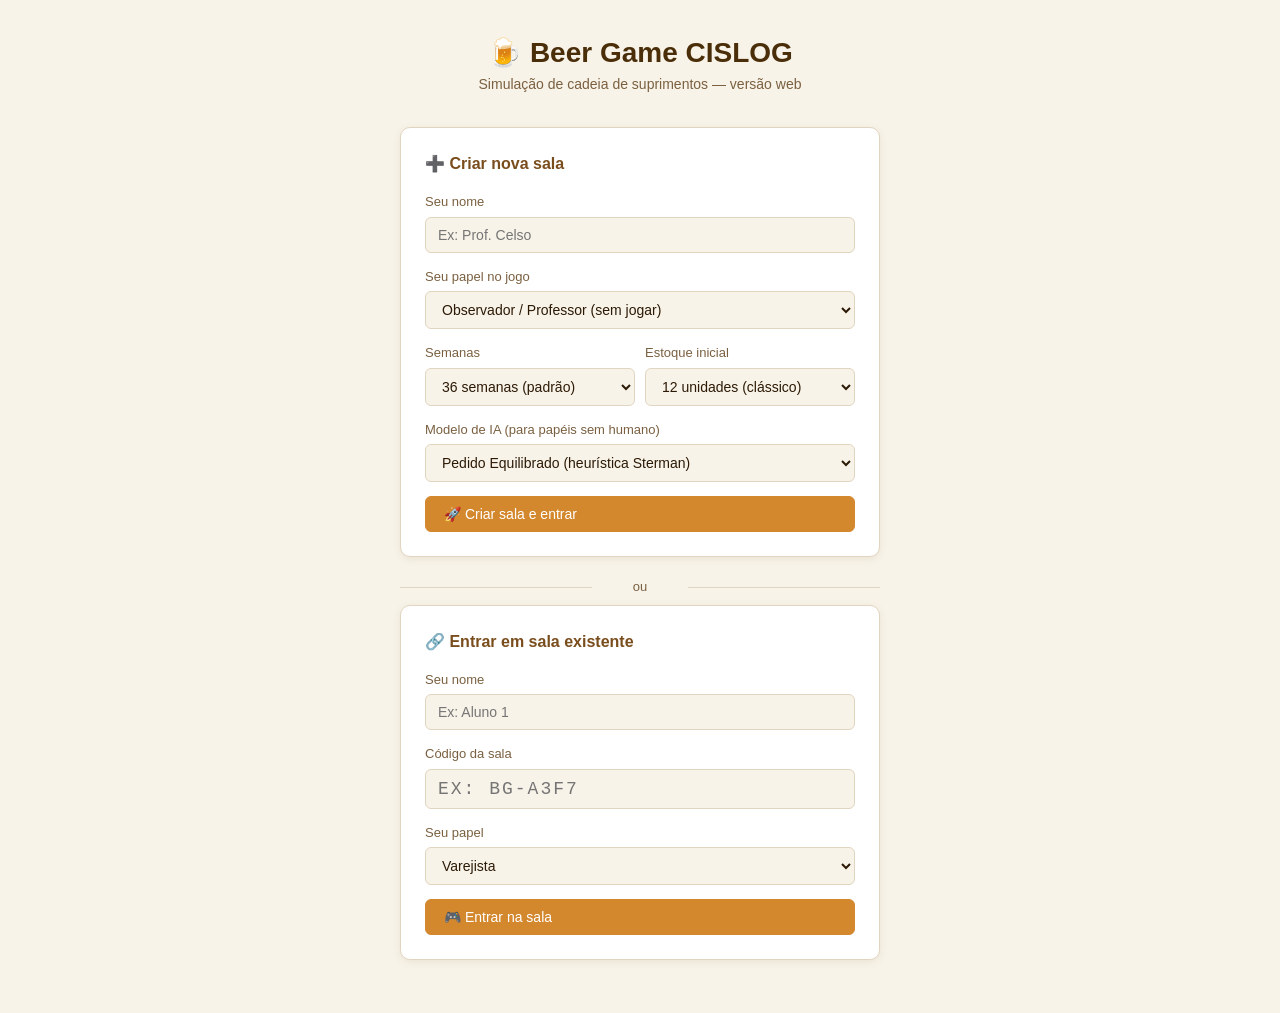
<file: static/index.html>
<!DOCTYPE html>
<html lang="pt-BR">
<head>
  <meta charset="UTF-8">
  <meta name="viewport" content="width=device-width, initial-scale=1.0">
  <title>Beer Game CISLOG</title>
  <link rel="stylesheet" href="/static/style.css">
</head>
<body>
<div id="screen-index">
  <div class="brand">
    <h1>🍺 Beer Game CISLOG</h1>
    <p class="subtitle">Simulação de cadeia de suprimentos — versão web</p>
  </div>

  <!-- ── CRIAR SALA ── -->
  <div class="card">
    <h2>➕ Criar nova sala</h2>

    <div class="form-group">
      <label>Seu nome</label>
      <input type="text" id="c-nome" placeholder="Ex: Prof. Celso" maxlength="30" autocomplete="off">
    </div>

    <div class="form-group">
      <label>Seu papel no jogo</label>
      <select id="c-papel">
        <option value="observador">Observador / Professor (sem jogar)</option>
        <option value="varejista">Varejista</option>
        <option value="atacadista">Atacadista</option>
        <option value="distribuidor">Distribuidor</option>
        <option value="fabrica">Fábrica</option>
      </select>
    </div>

    <div class="form-row">
      <div class="form-group">
        <label>Semanas</label>
        <select id="c-semanas">
          <option value="26">26 semanas</option>
          <option value="36" selected>36 semanas (padrão)</option>
          <option value="50">50 semanas</option>
        </select>
      </div>
      <div class="form-group">
        <label>Estoque inicial</label>
        <select id="c-estoque">
          <option value="12" selected>12 unidades (clássico)</option>
          <option value="16">16 unidades</option>
        </select>
      </div>
    </div>

    <div class="form-group">
      <label>Modelo de IA (para papéis sem humano)</label>
      <select id="c-ai">
        <option value="equilibrado">Pedido Equilibrado (heurística Sterman)</option>
        <option value="enxuto">Reposição Enxuta (APIOBPCS)</option>
        <option value="cauteloso">Cauteloso (anti-bullwhip)</option>
      </select>
    </div>

    <button class="btn btn-primary" style="width:100%" onclick="criarSala()">
      🚀 Criar sala e entrar
    </button>
    <div id="c-erro" class="error-msg hidden"></div>
  </div>

  <div class="divider">ou</div>

  <!-- ── ENTRAR EM SALA ── -->
  <div class="card">
    <h2>🔗 Entrar em sala existente</h2>

    <div class="form-group">
      <label>Seu nome</label>
      <input type="text" id="e-nome" placeholder="Ex: Aluno 1" maxlength="30" autocomplete="off">
    </div>

    <div class="form-group">
      <label>Código da sala</label>
      <input type="text" id="e-codigo" placeholder="Ex: BG-A3F7"
             style="font-family:monospace; font-size:18px; letter-spacing:2px; text-transform:uppercase"
             maxlength="7" autocomplete="off">
    </div>

    <div class="form-group">
      <label>Seu papel</label>
      <select id="e-papel">
        <option value="varejista">Varejista</option>
        <option value="atacadista">Atacadista</option>
        <option value="distribuidor">Distribuidor</option>
        <option value="fabrica">Fábrica</option>
        <option value="observador">Observador</option>
      </select>
    </div>

    <button class="btn btn-primary" style="width:100%" onclick="entrarSala()">
      🎮 Entrar na sala
    </button>
    <div id="e-erro" class="error-msg hidden"></div>
  </div>
</div>

<script>
  // Pré-preencher código se vier na URL (?room=BG-XXXX)
  window.addEventListener('DOMContentLoaded', () => {
    const p = new URLSearchParams(window.location.search);
    if (p.get('room')) document.getElementById('e-codigo').value = p.get('room');
    if (p.get('nome')) {
      document.getElementById('c-nome').value = p.get('nome');
      document.getElementById('e-nome').value = p.get('nome');
    }
  });

  async function criarSala() {
    const nome   = document.getElementById('c-nome').value.trim();
    const papel  = document.getElementById('c-papel').value;
    const semanas= parseInt(document.getElementById('c-semanas').value);
    const estoque= parseInt(document.getElementById('c-estoque').value);
    const ai     = document.getElementById('c-ai').value;
    const erroEl = document.getElementById('c-erro');

    if (!nome) { mostrarErro(erroEl, 'Digite seu nome.'); return; }
    erroEl.classList.add('hidden');

    try {
      const res  = await fetch('/api/nova_sala');
      const data = await res.json();
      const room_id = data.room_id;
      const url  = `/game?room=${room_id}&nome=${encodeURIComponent(nome)}&papel=${papel}&criador=1`
                 + `&semanas=${semanas}&estoque=${estoque}&ai=${ai}`;
      window.location.href = url;
    } catch(e) {
      mostrarErro(erroEl, 'Erro ao criar sala: ' + e.message);
    }
  }

  function entrarSala() {
    const nome   = document.getElementById('e-nome').value.trim();
    const codigo = document.getElementById('e-codigo').value.trim().toUpperCase();
    const papel  = document.getElementById('e-papel').value;
    const erroEl = document.getElementById('e-erro');

    if (!nome)   { mostrarErro(erroEl, 'Digite seu nome.'); return; }
    if (!codigo) { mostrarErro(erroEl, 'Digite o código da sala.'); return; }
    erroEl.classList.add('hidden');

    const url = `/game?room=${codigo}&nome=${encodeURIComponent(nome)}&papel=${papel}`;
    window.location.href = url;
  }

  function mostrarErro(el, msg) {
    el.textContent = msg;
    el.classList.remove('hidden');
  }
</script>
</body>
</html>
</file>
<file: static/style.css>
/* Beer Game CISLOG — style.css */
/* Tema: amber/cream inspirado no jogo Tkinter */

:root {
  --amber:        #D4882E;
  --amber-light:  #FAC768;
  --amber-faint:  #FEF3DC;
  --cream:        #FBF5E8;
  --brown-dark:   #4A2E0A;
  --brown-mid:    #7A4D1D;

  --green:        #2A7D4F;
  --green-bg:     #EAF6EE;
  --amber-warn:   #B87000;
  --amber-warn-bg:#FFF8E1;
  --red:          #C4392C;
  --red-bg:       #FDECEA;

  --bg:           #F8F3E8;
  --bg-card:      #FFFFFF;
  --border:       #E0D5C0;
  --text:         #2C1A06;
  --text-muted:   #7A6040;
  --shadow:       rgba(74,46,10,0.08);

  --font: -apple-system, BlinkMacSystemFont, 'Segoe UI', sans-serif;
  --radius: 10px;
  --radius-sm: 6px;
}

[data-theme="dark"] {
  --bg:           #1A1208;
  --bg-card:      #2A1E0A;
  --border:       #4A3518;
  --text:         #F5E8CC;
  --text-muted:   #B89060;
  --shadow:       rgba(0,0,0,0.35);
  --amber-faint:  #2A1A00;
  --cream:        #1A1208;
  --green-bg:     #0A2015;
  --amber-warn-bg:#1A1000;
  --red-bg:       #200808;
}

* { box-sizing: border-box; margin: 0; padding: 0; }

body {
  font-family: var(--font);
  background: var(--bg);
  color: var(--text);
  min-height: 100vh;
  font-size: 15px;
  line-height: 1.5;
}

/* ─── UTILITÁRIOS ─────────────────────────────────────────────────────────── */
.hidden { display: none !important; }
.sr-only { position: absolute; width: 1px; height: 1px; overflow: hidden; clip: rect(0,0,0,0); }

.btn {
  display: inline-flex; align-items: center; gap: 6px;
  padding: 9px 18px; border-radius: var(--radius-sm);
  font-size: 14px; font-weight: 500; cursor: pointer;
  border: 1px solid transparent; transition: all .15s;
}
.btn-primary {
  background: var(--amber); color: #fff;
  border-color: var(--amber);
}
.btn-primary:hover { background: var(--brown-mid); }
.btn-secondary {
  background: transparent; color: var(--text);
  border-color: var(--border);
}
.btn-secondary:hover { background: var(--amber-faint); }
.btn-confirm {
  background: var(--green); color: #fff;
  padding: 12px 32px; font-size: 16px; border-radius: var(--radius);
  width: 100%; justify-content: center; border: none;
}
.btn-confirm:hover { background: #1f6040; }
.btn-confirm:disabled { background: #aaa; cursor: default; }
.btn-danger { background: var(--red); color: #fff; border-color: var(--red); }
.btn-danger:hover { background: #a02a20; }

/* ─── LOADING ─────────────────────────────────────────────────────────────── */
#screen-loading {
  display: flex; flex-direction: column;
  align-items: center; justify-content: center;
  min-height: 100vh; gap: 16px;
}
.spinner {
  width: 40px; height: 40px;
  border: 4px solid var(--border);
  border-top-color: var(--amber);
  border-radius: 50%;
  animation: spin .8s linear infinite;
}
@keyframes spin { to { transform: rotate(360deg); } }

/* ─── INDEX / LANDING ─────────────────────────────────────────────────────── */
#screen-index {
  max-width: 520px; margin: 0 auto; padding: 32px 20px;
}
.brand {
  text-align: center; margin-bottom: 32px;
}
.brand h1 { font-size: 28px; color: var(--brown-dark); }
.brand .subtitle { color: var(--text-muted); font-size: 14px; }

.card {
  background: var(--bg-card);
  border: 1px solid var(--border);
  border-radius: var(--radius);
  padding: 24px;
  margin-bottom: 20px;
  box-shadow: 0 2px 8px var(--shadow);
}
.card h2 { font-size: 16px; margin-bottom: 16px; color: var(--brown-mid); }

.form-group { margin-bottom: 14px; }
.form-group label {
  display: block; font-size: 13px; color: var(--text-muted);
  margin-bottom: 5px; font-weight: 500;
}
.form-group input,
.form-group select {
  width: 100%; padding: 9px 12px;
  border: 1px solid var(--border); border-radius: var(--radius-sm);
  background: var(--bg); color: var(--text);
  font-size: 14px; font-family: var(--font);
}
.form-group input:focus,
.form-group select:focus {
  outline: none; border-color: var(--amber);
  box-shadow: 0 0 0 3px rgba(212,136,46,0.15);
}
.form-row { display: flex; gap: 10px; }
.form-row .form-group { flex: 1; }

.divider {
  text-align: center; color: var(--text-muted); font-size: 13px;
  margin: 8px 0;
  position: relative;
}
.divider::before, .divider::after {
  content: ""; position: absolute; top: 50%;
  width: 40%; height: 1px; background: var(--border);
}
.divider::before { left: 0; }
.divider::after { right: 0; }

.error-msg {
  background: var(--red-bg); border: 1px solid var(--red);
  color: var(--red); border-radius: var(--radius-sm);
  padding: 10px 14px; font-size: 13px; margin-top: 10px;
}

/* ─── LOBBY ───────────────────────────────────────────────────────────────── */
#screen-lobby {
  max-width: 680px; margin: 0 auto; padding: 24px 20px;
}
.lobby-header {
  display: flex; align-items: center; gap: 16px;
  margin-bottom: 24px;
}
.room-code-big {
  font-size: 32px; font-weight: 700;
  color: var(--amber); letter-spacing: 2px;
  font-family: monospace;
}
.share-row {
  display: flex; gap: 8px; margin-bottom: 24px;
}
.share-row input {
  flex: 1; padding: 8px 12px;
  border: 1px solid var(--border); border-radius: var(--radius-sm);
  background: var(--bg); color: var(--text);
  font-size: 13px; font-family: monospace;
}

.players-table {
  width: 100%; border-collapse: collapse; margin-bottom: 20px;
}
.players-table th, .players-table td {
  padding: 10px 14px; text-align: left;
  border-bottom: 1px solid var(--border); font-size: 14px;
}
.players-table th {
  font-size: 12px; font-weight: 600;
  color: var(--text-muted); text-transform: uppercase;
  background: var(--amber-faint);
}
.players-table tr:hover td { background: var(--amber-faint); }
.badge-humano {
  display: inline-block;
  padding: 2px 8px; border-radius: 99px;
  font-size: 11px; font-weight: 600;
  background: var(--green-bg); color: var(--green);
}
.badge-ia {
  display: inline-block;
  padding: 2px 8px; border-radius: 99px;
  font-size: 11px; font-weight: 600;
  background: var(--amber-faint); color: var(--text-muted);
}
.badge-voce {
  display: inline-block;
  padding: 2px 8px; border-radius: 99px;
  font-size: 11px; font-weight: 600;
  background: var(--amber); color: #fff;
}

.lobby-actions { display: flex; gap: 10px; align-items: center; }
.lobby-hint { font-size: 13px; color: var(--text-muted); }

/* ─── HEADER DO JOGO ──────────────────────────────────────────────────────── */
#game-header {
  position: sticky; top: 0; z-index: 100;
  background: var(--brown-dark);
  color: #fff;
  display: flex; align-items: center; justify-content: space-between;
  padding: 0 20px; height: 56px;
  box-shadow: 0 2px 8px rgba(0,0,0,0.3);
}
.gh-brand { font-size: 18px; font-weight: 700; color: var(--amber-light); }
.gh-center { display: flex; flex-direction: column; align-items: center; gap: 2px; }
.gh-semana { font-size: 15px; font-weight: 600; }
.gh-papel {
  font-size: 11px; font-weight: 500;
  background: var(--amber); color: #fff;
  padding: 2px 10px; border-radius: 99px; letter-spacing: .5px;
}
.gh-right { display: flex; align-items: center; gap: 10px; }
.conn-online { color: #4ade80; font-size: 18px; }
.conn-offline { color: #f87171; font-size: 18px; }
.gh-room {
  font-family: monospace; font-size: 13px;
  background: rgba(255,255,255,0.1); padding: 4px 10px;
  border-radius: var(--radius-sm); letter-spacing: 1px;
}
.btn-theme {
  background: none; border: 1px solid rgba(255,255,255,0.2);
  color: #fff; cursor: pointer; border-radius: var(--radius-sm);
  padding: 4px 8px; font-size: 14px;
}

/* ─── GAME MAIN ───────────────────────────────────────────────────────────── */
#screen-game {
  max-width: 800px; margin: 0 auto; padding: 20px 16px 40px;
}

/* ─── MÉTRICAS ────────────────────────────────────────────────────────────── */
.metrics-grid {
  display: grid; grid-template-columns: repeat(3, 1fr); gap: 12px;
  margin-bottom: 16px;
}
@media (max-width: 500px) { .metrics-grid { grid-template-columns: repeat(2, 1fr); } }

.metric-card {
  background: var(--bg-card); border: 1px solid var(--border);
  border-radius: var(--radius); padding: 14px 16px;
  position: relative;
}
.metric-label { font-size: 11px; color: var(--text-muted); font-weight: 600; text-transform: uppercase; letter-spacing: .5px; }
.metric-value { font-size: 28px; font-weight: 700; margin: 4px 0; }
.metric-sub { font-size: 12px; color: var(--text-muted); }

.metric-card.status-ok    { border-left: 4px solid var(--green); }
.metric-card.status-warn  { border-left: 4px solid var(--amber-warn); }
.metric-card.status-alert { border-left: 4px solid var(--red); }

.status-dot-ok   { color: var(--green); font-size: 10px; }
.status-dot-warn { color: var(--amber-warn); font-size: 10px; }
.status-dot-alert{ color: var(--red); font-size: 10px; }

/* ─── PIPELINE ────────────────────────────────────────────────────────────── */
.pipeline-section {
  background: var(--bg-card); border: 1px solid var(--border);
  border-radius: var(--radius); padding: 16px 20px; margin-bottom: 16px;
}
.pipeline-title { font-size: 12px; color: var(--text-muted); font-weight: 600; text-transform: uppercase; margin-bottom: 12px; }
.pipeline-row {
  display: flex; align-items: center; gap: 0; overflow-x: auto;
}
.pipe-node {
  flex: 1; min-width: 80px;
  text-align: center; padding: 10px 8px;
  background: var(--amber-faint); border: 1px solid var(--border);
  border-radius: var(--radius-sm);
}
.pipe-node-label { font-size: 10px; color: var(--text-muted); font-weight: 600; text-transform: uppercase; }
.pipe-node-value { font-size: 20px; font-weight: 700; color: var(--brown-dark); }
.pipe-arrow {
  color: var(--amber); font-size: 18px; padding: 0 6px;
  flex-shrink: 0;
}
.pipe-node.estoque { background: var(--green-bg); border-color: var(--green); }
.pipe-node.estoque .pipe-node-value { color: var(--green); }

/* ─── PAINEL DECISÃO ──────────────────────────────────────────────────────── */
.decision-section {
  background: var(--bg-card); border: 2px solid var(--amber);
  border-radius: var(--radius); padding: 20px; margin-bottom: 16px;
}
.decision-title {
  font-size: 16px; font-weight: 600; margin-bottom: 14px;
  color: var(--brown-dark);
}
.decision-input-row {
  display: flex; align-items: center; gap: 10px; margin-bottom: 14px;
}
.btn-qty {
  width: 40px; height: 40px; font-size: 20px; font-weight: 700;
  border: 1px solid var(--border); border-radius: var(--radius-sm);
  background: var(--bg); color: var(--text); cursor: pointer;
  display: flex; align-items: center; justify-content: center;
}
.btn-qty:hover { background: var(--amber-faint); }
#input-pedido {
  width: 80px; height: 40px; text-align: center;
  font-size: 22px; font-weight: 700;
  border: 2px solid var(--amber); border-radius: var(--radius-sm);
  background: var(--bg); color: var(--text); font-family: var(--font);
}
.sugestao-ia { font-size: 12px; color: var(--text-muted); }

.waiting-section {
  background: var(--bg-card); border: 1px solid var(--border);
  border-radius: var(--radius); padding: 20px; margin-bottom: 16px;
  text-align: center;
}
.waiting-title { font-size: 15px; color: var(--text-muted); margin-bottom: 14px; }
.waiting-players { display: flex; gap: 8px; justify-content: center; flex-wrap: wrap; margin-bottom: 14px; }
.badge-decided  { background: var(--green-bg);     color: var(--green);     padding: 5px 12px; border-radius: 99px; font-size: 13px; font-weight: 500; }
.badge-waiting  { background: var(--amber-warn-bg); color: var(--amber-warn); padding: 5px 12px; border-radius: 99px; font-size: 13px; font-weight: 500; }

/* ─── CHART ───────────────────────────────────────────────────────────────── */
.chart-section {
  background: var(--bg-card); border: 1px solid var(--border);
  border-radius: var(--radius); padding: 16px 20px; margin-bottom: 16px;
}
.chart-title { font-size: 12px; color: var(--text-muted); font-weight: 600; text-transform: uppercase; margin-bottom: 12px; }

/* ─── STATUS JOGADORES ────────────────────────────────────────────────────── */
.players-status-section {
  background: var(--bg-card); border: 1px solid var(--border);
  border-radius: var(--radius); padding: 14px 20px;
}
.players-status-title { font-size: 12px; color: var(--text-muted); font-weight: 600; text-transform: uppercase; margin-bottom: 10px; }
.players-status-list { display: flex; gap: 10px; flex-wrap: wrap; }
.player-pill {
  display: flex; align-items: center; gap: 6px;
  padding: 5px 12px; border-radius: 99px;
  font-size: 13px; border: 1px solid var(--border);
}
.player-pill.online  { border-color: var(--green); background: var(--green-bg); }
.player-pill.offline { opacity: .5; }
.player-pill .dot { width: 8px; height: 8px; border-radius: 50%; background: currentColor; }
.player-pill.online .dot  { color: var(--green); }
.player-pill.offline .dot { color: var(--text-muted); }

/* ─── RELATÓRIO FINAL ─────────────────────────────────────────────────────── */
#screen-report {
  max-width: 800px; margin: 0 auto; padding: 32px 20px;
}
.report-header { text-align: center; margin-bottom: 32px; }
.report-header h2 { font-size: 24px; color: var(--brown-dark); }
.report-header .sub { color: var(--text-muted); font-size: 14px; }
.report-table { width: 100%; border-collapse: collapse; margin-bottom: 24px; font-size: 14px; }
.report-table th, .report-table td {
  padding: 10px 14px; border-bottom: 1px solid var(--border); text-align: right;
}
.report-table th { background: var(--amber-faint); font-weight: 600; }
.report-table td:first-child, .report-table th:first-child { text-align: left; }
.rank-1 { font-weight: 700; color: var(--green); }
.rank-4 { color: var(--red); }

/* ─── COMPLEMENTOS v2.2 ──────────────────────────────────────────────────── */
.pipe-node-sub { font-size: 10px; color: var(--text-muted); margin-top: 2px; }

/* semáforo inline (observador) */
.status-ok    { color: var(--green) !important; }
.status-warn  { color: var(--amber-warn) !important; }
.status-alert { color: var(--red) !important; }

/* ─── PIPELINE BIDIRECIONAL v2.3 ──────────────────────────────────────────── */
.pipe-flow-label {
  font-size: 11px; font-weight: 600;
  text-transform: uppercase; letter-spacing: .5px;
  margin-bottom: 6px; padding-left: 4px;
}
.pipe-flow-bens    { color: var(--green); }
.pipe-flow-pedidos { color: var(--amber-warn); }

.pipe-end-label {
  font-size: 10px; font-weight: 700; color: var(--text-muted);
  text-transform: uppercase; letter-spacing: .5px;
  min-width: 32px; text-align: center; flex-shrink: 0;
}

/* destaque para o slot da decisão atual */
.pipe-node-decisao {
  background: var(--amber-faint) !important;
  border: 2px dashed var(--amber) !important;
}
.pipe-node-decisao .pipe-node-value { color: var(--amber); font-style: italic; }
</file>
